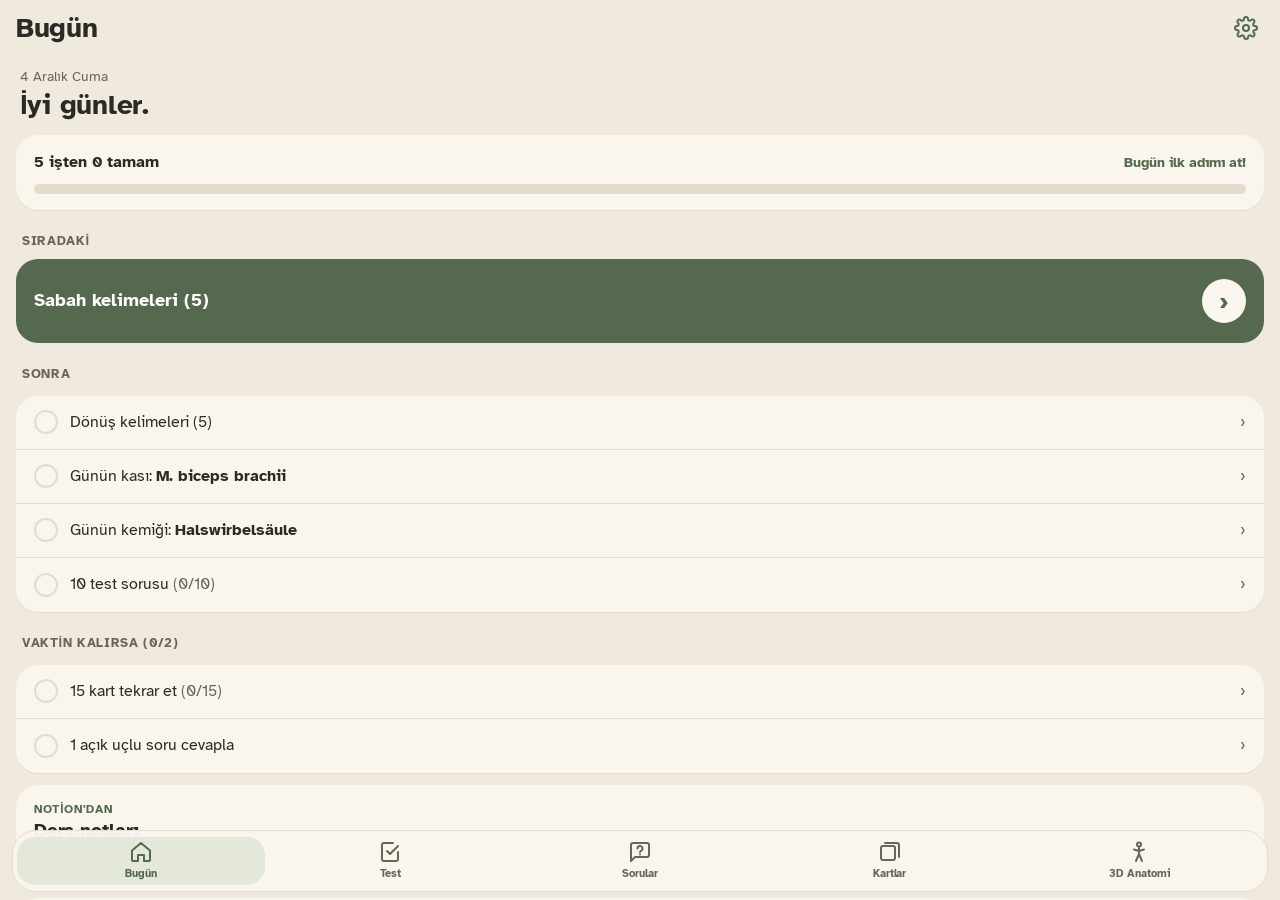
<file: index.html>
<!doctype html>
<html lang="tr">
<head>
  <meta charset="utf-8">
  <meta name="viewport" content="width=device-width, initial-scale=1, viewport-fit=cover">
  <meta http-equiv="Content-Security-Policy" content="default-src 'self'; script-src 'self' 'sha256-IMakL3k+yyH0KWQ4RUAc4AlYeCmgJV2nryHjf2/BaOg=' 'wasm-unsafe-eval'; worker-src 'self' blob:; connect-src 'self' https://api.notion.com; img-src 'self' data: blob:; style-src 'self' 'unsafe-inline'; object-src 'none'; base-uri 'none'; form-action 'none'">
  <meta name="referrer" content="no-referrer">
  <title>FizyoLern</title>
  <meta name="description" content="Günlük fizyoterapi çalışması: testler, açık uçlu sorular, kelime kartları ve 3D anatomi.">
  <meta name="theme-color" content="#efe9de" media="(prefers-color-scheme: light)">
  <meta name="theme-color" content="#1f1b18" media="(prefers-color-scheme: dark)">
  <meta name="apple-mobile-web-app-capable" content="yes">
  <meta name="mobile-web-app-capable" content="yes">
  <meta name="apple-mobile-web-app-status-bar-style" content="black-translucent">
  <meta name="apple-mobile-web-app-title" content="FizyoLern">
  <link rel="apple-touch-icon" href="icons/icon-180.png">
  <link rel="icon" type="image/png" href="icons/icon-192.png">
  <link rel="manifest" href="manifest.webmanifest">
  <link rel="stylesheet" href="css/style.css">
  <script type="importmap">
    { "imports": { "three": "./vendor/three.module.min.js" } }
  </script>
</head>
<body>
  <div id="app">
    <header class="topbar">
      <button class="icon-btn" id="backBtn" aria-label="Geri" data-i18n-aria="aria.back" hidden>
        <svg viewBox="0 0 24 24"><path d="M15 5l-7 7 7 7" /></svg>
      </button>
      <h1 id="title">Bugün</h1>
      <button class="icon-btn" id="settingsBtn" aria-label="Ayarlar" data-i18n-aria="route.ayarlar">
        <svg viewBox="0 0 24 24"><circle cx="12" cy="12" r="3" /><path d="M19.4 15a1.7 1.7 0 0 0 .3 1.8l.1.1a2 2 0 1 1-2.8 2.8l-.1-.1a1.7 1.7 0 0 0-1.8-.3 1.7 1.7 0 0 0-1 1.5V21a2 2 0 1 1-4 0v-.1a1.7 1.7 0 0 0-1.1-1.5 1.7 1.7 0 0 0-1.8.3l-.1.1a2 2 0 1 1-2.8-2.8l.1-.1a1.7 1.7 0 0 0 .3-1.8 1.7 1.7 0 0 0-1.5-1H3a2 2 0 1 1 0-4h.1a1.7 1.7 0 0 0 1.5-1.1 1.7 1.7 0 0 0-.3-1.8l-.1-.1a2 2 0 1 1 2.8-2.8l.1.1a1.7 1.7 0 0 0 1.8.3H9a1.7 1.7 0 0 0 1-1.5V3a2 2 0 1 1 4 0v.1a1.7 1.7 0 0 0 1 1.5 1.7 1.7 0 0 0 1.8-.3l.1-.1a2 2 0 1 1 2.8 2.8l-.1.1a1.7 1.7 0 0 0-.3 1.8V9a1.7 1.7 0 0 0 1.5 1H21a2 2 0 1 1 0 4h-.1a1.7 1.7 0 0 0-1.5 1z" /></svg>
      </button>
    </header>

    <main id="view"></main>

    <!-- 3D-Ansicht bleibt im DOM, damit der WebGL-Kontext erhalten bleibt -->
    <section id="view3d" hidden>
      <div id="canvas3d"></div>
      <div class="hud-top">
        <div class="search-wrap">
          <input id="search3d" type="search" placeholder="Kas, kemik, eklem ara…" data-i18n-placeholder="hud.search" autocomplete="off">
          <div id="searchResults" class="search-results" hidden></div>
        </div>
        <div class="chips">
          <button class="chip on" data-layer="bone" data-i18n="kind.bone">Kemik</button>
          <button class="chip on" data-layer="muscle" data-i18n="kind.muscle">Kas</button>
          <button class="chip" data-layer="joint" data-i18n="kind.joint">Eklem</button>
          <button class="chip" id="lmBtn" data-i18n="hud.points">Noktalar</button>
          <button class="chip" id="isolateBtn" data-i18n="hud.isolate">İzole</button>
          <button class="chip" id="pqBtn" data-i18n="pq.title">🎯 Noktayı bul</button>
          <button class="chip" id="layersBtn" data-i18n="hud.more">🎚 Katman</button>
        </div>
        <div class="hud-more" id="hudMore" hidden>
        <div class="chips depth-chips">
          <span class="depth-label" data-i18n="hud.layer">Katman</span>
          <button class="chip on" data-depth="1" data-i18n="hud.surface">Yüzey</button>
          <button class="chip" data-depth="2" data-i18n="hud.middle">Orta</button>
          <button class="chip" data-depth="3" data-i18n="hud.deep">Derin</button>
        </div>
        <label class="slider"><span data-i18n="hud.opacity">Kas opaklığı</span>
          <input id="opacity3d" type="range" min="0" max="1" step="0.05" value="1">
        </label>
        </div>
        <button class="chip focus-exit" id="focusExitBtn" data-i18n="hud.exit">← Tüm vücut</button>
      </div>
      <div class="hud-side">
        <button class="mini" data-view="front" data-i18n="hud.front">Ön</button>
        <button class="mini" data-view="back" data-i18n="hud.back">Arka</button>
        <button class="mini" data-view="left" data-i18n="hud.side">Yan</button>
        <button class="mini" id="resetView" aria-label="Görünümü sıfırla" data-i18n-aria="hud.reset">⟲</button>
      </div>
      <div id="sheet3d" class="sheet" hidden></div>
      <div id="hint3d" class="hint3d" data-i18n="h3d.hint">Döndürmek için sürükle · yakınlaştırmak için iki parmak · seçmek için dokun</div>
    </section>

    <nav class="tabbar">
      <a href="#/bugun" data-tab="bugun">
        <svg viewBox="0 0 24 24"><path d="M3 10.5L12 3l9 7.5V20a1 1 0 0 1-1 1h-5v-6H9v6H4a1 1 0 0 1-1-1z" /></svg>
        <span data-i18n="route.bugun">Bugün</span>
      </a>
      <a href="#/test" data-tab="test">
        <svg viewBox="0 0 24 24"><path d="M9 11l3 3 8-8" /><path d="M20 12v7a2 2 0 0 1-2 2H6a2 2 0 0 1-2-2V5a2 2 0 0 1 2-2h9" /></svg>
        <span data-i18n="route.test">Test</span>
      </a>
      <a href="#/sorular" data-tab="sorular">
        <svg viewBox="0 0 24 24"><path d="M21 15a2 2 0 0 1-2 2H7l-4 4V5a2 2 0 0 1 2-2h14a2 2 0 0 1 2 2z" /><path d="M9.5 8.5a2.5 2.5 0 1 1 3.5 2.3c-.6.3-1 .8-1 1.5" /><path d="M12 14.5h.01" /></svg>
        <span data-i18n="tab.sorular">Sorular</span>
      </a>
      <a href="#/sinav" data-tab="sinav" id="sinavTab" hidden>
        <svg viewBox="0 0 24 24"><circle cx="12" cy="12" r="9" /><circle cx="12" cy="12" r="5" /><circle cx="12" cy="12" r="1" /></svg>
        <span data-i18n="tab.sinav">Sınav</span>
      </a>
      <a href="#/kartlar" data-tab="kartlar">
        <svg viewBox="0 0 24 24"><rect x="3" y="6" width="14" height="14" rx="2" /><path d="M7 3h12a2 2 0 0 1 2 2v12" /></svg>
        <span data-i18n="route.kartlar">Kartlar</span>
      </a>
      <a href="#/3d" data-tab="3d">
        <svg viewBox="0 0 24 24"><circle cx="12" cy="4.5" r="2" /><path d="M12 7v7M7 9.5l5 1.5 5-1.5M9 21l3-7 3 7" /></svg>
        <span data-i18n="route.3d">3D Anatomi</span>
      </a>
    </nav>
  </div>

  <script type="module" src="js/app.js"></script>
</body>
</html>
</file>
<file: css/style.css>
/* Thema „Keten“: warmes Leinen, Salbeigrün als einziger Akzent, keine grellen Farben; gut lesbare Schrift (Atkinson Hyperlegible, OFL – fonts/OFL.txt) */
@font-face { font-family: 'Atkinson Hyperlegible'; font-style: normal; font-weight: 400; font-display: swap;
  src: url('../fonts/atkinson-hyperlegible-latin-400-normal.woff2') format('woff2'); unicode-range: U+0000-00FF,U+0131,U+0152-0153,U+02BB-02BC,U+02C6,U+02DA,U+02DC,U+0304,U+0308,U+0329,U+2000-206F,U+20AC,U+2122,U+2191,U+2193,U+2212,U+2215,U+FEFF,U+FFFD; }
@font-face { font-family: 'Atkinson Hyperlegible'; font-style: normal; font-weight: 400; font-display: swap;
  src: url('../fonts/atkinson-hyperlegible-latin-ext-400-normal.woff2') format('woff2'); unicode-range: U+0100-02BA,U+02BD-02C5,U+02C7-02CC,U+02CE-02D7,U+02DD-02FF,U+0304,U+0308,U+0329,U+1D00-1DBF,U+1E00-1E9F,U+1EF2-1EFF,U+2020,U+20A0-20AB,U+20AD-20C0,U+2113,U+2C60-2C7F,U+A720-A7FF; }
@font-face { font-family: 'Atkinson Hyperlegible'; font-style: normal; font-weight: 700; font-display: swap;
  src: url('../fonts/atkinson-hyperlegible-latin-700-normal.woff2') format('woff2'); unicode-range: U+0000-00FF,U+0131,U+0152-0153,U+02BB-02BC,U+02C6,U+02DA,U+02DC,U+0304,U+0308,U+0329,U+2000-206F,U+20AC,U+2122,U+2191,U+2193,U+2212,U+2215,U+FEFF,U+FFFD; }
@font-face { font-family: 'Atkinson Hyperlegible'; font-style: normal; font-weight: 700; font-display: swap;
  src: url('../fonts/atkinson-hyperlegible-latin-ext-700-normal.woff2') format('woff2'); unicode-range: U+0100-02BA,U+02BD-02C5,U+02C7-02CC,U+02CE-02D7,U+02DD-02FF,U+0304,U+0308,U+0329,U+1D00-1DBF,U+1E00-1E9F,U+1EF2-1EFF,U+2020,U+20A0-20AB,U+20AD-20C0,U+2113,U+2C60-2C7F,U+A720-A7FF; }

:root {
  --bg: #efe9de;
  --card: #faf6ee;
  --text: #2c2a25;
  --muted: #6a6558;
  --line: #e4ddcf;
  --accent: #55694e;
  --accent-soft: #e3e8da;
  --on-accent: #ffffff;
  --good: #4d6b4a;
  --good-soft: #e1e9d9;
  --bad: #9c4635;
  --bad-soft: #f3e0d6;
  --warn: #7d5a1a;
  --warn-soft: #f1e4c8;
  --muscle: #b8383b;
  --bone: #c9b48a;
  --joint: #4a78b0;
  --shadow: 0 1px 0 #e4ddcf;
  --tabbar-h: 76px;
  --safe-b: env(safe-area-inset-bottom, 0px);
  --safe-t: env(safe-area-inset-top, 0px);
  color-scheme: light dark;
}
/* dunkel: warmes Braun-Grau wie ein Zimmer bei Lampenlicht */
@media (prefers-color-scheme: dark) {
  :root {
    --bg: #1f1b18;
    --card: #2a2521;
    --text: #ece4d8;
    --muted: #b3a797;
    --line: #3a332c;
    --accent: #a9bd9a;
    --accent-soft: #343a2c;
    --on-accent: #1f1b18;
    --good: #a9c79a;
    --good-soft: #2f3a2a;
    --bad: #e39a85;
    --bad-soft: #40271f;
    --warn: #dfb878;
    --warn-soft: #3d3220;
    --joint: #86aede;
    --shadow: none;
  }
}

* { box-sizing: border-box; -webkit-tap-highlight-color: transparent; }
[hidden] { display: none !important; }
html, body { margin: 0; height: 100%; background: var(--bg); color: var(--text); }
body {
  font: 16px/1.45 "Atkinson Hyperlegible", -apple-system, BlinkMacSystemFont, "Segoe UI", Roboto, sans-serif;
  -webkit-font-smoothing: antialiased;
  overscroll-behavior: none;
}
button { font: inherit; color: inherit; }
#app { height: 100%; display: flex; flex-direction: column; }

/* ───── Kopfzeile ───── */
.topbar {
  display: flex; align-items: center; gap: 8px;
  padding: calc(var(--safe-t) + 8px) 16px 8px;
  background: color-mix(in srgb, var(--bg) 85%, transparent);
  backdrop-filter: blur(20px); -webkit-backdrop-filter: blur(20px);
  position: sticky; top: 0; z-index: 20;
}
.topbar h1 { flex: 1; margin: 0; font-size: 28px; font-weight: 700; letter-spacing: -.01em; }
.icon-btn { border: 0; background: none; padding: 6px; border-radius: 10px; display: grid; place-items: center; cursor: pointer; }
.icon-btn svg, .tabbar svg { width: 24px; height: 24px; fill: none; stroke: currentColor; stroke-width: 2; stroke-linecap: round; stroke-linejoin: round; }
.icon-btn { color: var(--accent); }

main#view {
  flex: 1; overflow-y: auto; -webkit-overflow-scrolling: touch;
  padding: 4px 16px calc(var(--tabbar-h) + var(--safe-b) + 24px);
}

/* ───── Tabbar ───── */
/* schwebende, abgerundete Leiste; der aktive Tab liegt auf einem weichen Salbei-Feld */
.tabbar {
  position: fixed; left: 12px; right: 12px; bottom: max(8px, calc(var(--safe-b) - 12px)); z-index: 30;
  display: flex; justify-content: space-around; gap: 2px;
  height: 62px; padding: 6px 4px;
  background: color-mix(in srgb, var(--card) 94%, transparent);
  backdrop-filter: blur(20px); -webkit-backdrop-filter: blur(20px);
  border: 1px solid var(--line); border-radius: 24px;
}
.tabbar a {
  flex: 1; min-width: 0; display: flex; flex-direction: column; align-items: center; justify-content: center; gap: 2px;
  color: var(--muted); text-decoration: none; font-size: 11px; font-weight: 700; letter-spacing: -.01em; border-radius: 18px;
}
.tabbar a span { white-space: nowrap; overflow: hidden; text-overflow: ellipsis; max-width: 100%; }
.tabbar a.active { color: var(--accent); background: var(--accent-soft); }
.tabbar a[hidden] { display: none; }
.list a.pr-now { box-shadow: inset 3px 0 0 var(--accent); }
.list .progress { margin-top: 6px; }

/* ───── Karten & Elemente ───── */
.card { background: var(--card); border-radius: 22px; padding: 16px 18px; margin: 12px 0; box-shadow: var(--shadow); }
.card h2 { margin: 0 0 4px; font-size: 19px; letter-spacing: -.01em; }
.card h3 { margin: 14px 0 4px; font-size: 13px; text-transform: uppercase; letter-spacing: .04em; color: var(--muted); }
.card p { margin: 6px 0; }
.eyebrow { font-size: 12px; font-weight: 700; text-transform: uppercase; letter-spacing: .06em; color: var(--accent); }
.muted { color: var(--muted); }
.small { font-size: 14px; }
.la { font-style: italic; color: var(--muted); }
.row { display: flex; gap: 8px; align-items: center; }
.row.wrap { flex-wrap: wrap; }
.spacer, .row .grow { flex: 1; }
.grid2 { display: grid; grid-template-columns: 1fr 1fr; gap: 10px; }

.btn {
  display: inline-flex; align-items: center; justify-content: center; gap: 6px;
  border: 0; border-radius: 16px; padding: 12px 16px; font-weight: 700; cursor: pointer;
  background: var(--accent); color: var(--on-accent); text-decoration: none; min-height: 44px;
}
.btn.block { width: 100%; }
.btn.ghost { background: var(--accent-soft); color: var(--accent); }
.btn.plain { background: var(--bg); color: var(--text); }
.btn.danger { background: var(--bad-soft); color: var(--bad); }
.btn:disabled { opacity: .45; }
.btn:active { transform: scale(.98); }

.chip, .mini {
  border: 1px solid var(--line); background: var(--card); color: var(--text);
  border-radius: 999px; padding: 6px 12px; font-size: 14px; font-weight: 600; cursor: pointer;
}
.chip.on { background: var(--accent); border-color: var(--accent); color: var(--on-accent); }
.chips { display: flex; gap: 6px; flex-wrap: wrap; }

.list { background: var(--card); border-radius: 22px; overflow: hidden; margin: 12px 0; box-shadow: var(--shadow); }
.list > * { display: flex; align-items: center; gap: 12px; padding: 14px 18px; min-height: 54px; border-bottom: 0.5px solid var(--line); text-decoration: none; color: inherit; background: none; border-left: 0; border-right: 0; border-top: 0; width: 100%; text-align: left; cursor: pointer; }
.list > *:last-child { border-bottom: 0; }
.list .grow { flex: 1; min-width: 0; }
.list .chev { color: var(--muted); }
.section-title { margin: 22px 6px 8px; font-size: 13px; font-weight: 700; text-transform: uppercase; letter-spacing: .05em; color: var(--muted); }

.badge { font-size: 12px; font-weight: 700; padding: 2px 8px; border-radius: 999px; background: var(--bg); color: var(--muted); white-space: nowrap; }
.badge.good { background: var(--good-soft); color: var(--good); }
.badge.bad { background: var(--bad-soft); color: var(--bad); }
.badge.warn { background: var(--warn-soft); color: var(--warn); }
.badge.muscle { background: color-mix(in srgb, var(--muscle) 18%, transparent); color: color-mix(in srgb, var(--muscle) 50%, var(--text)); }
.badge.bone { background: color-mix(in srgb, var(--bone) 30%, transparent); color: color-mix(in srgb, var(--bone) 35%, var(--text)); }
.badge.joint { background: color-mix(in srgb, var(--joint) 18%, transparent); color: color-mix(in srgb, var(--joint) 62%, var(--text)); }

/* ───── Heute ───── */
.hello { padding: 6px 4px 2px; }
.hello h2 { margin: 2px 0 0; font-size: 28px; line-height: 1.15; letter-spacing: -.01em; }
.prog-card { display: flex; flex-direction: column; gap: 10px; }
.bar { height: 10px; border-radius: 999px; background: var(--line); overflow: hidden; }
.bar > div { height: 100%; border-radius: 999px; background: var(--accent); transition: width .6s; }
.streak { font-size: 14px; font-weight: 700; color: var(--accent); }
/* „Sıradaki“: die eine Aufgabe, die jetzt dran ist */
.next { display: flex; align-items: center; gap: 14px; min-height: 84px; padding: 18px; margin: 0 0 12px; border-radius: 22px;
  background: var(--accent); color: var(--on-accent); text-decoration: none; font-size: 18px; font-weight: 700; line-height: 1.3; }
.next .grow { flex: 1; min-width: 0; }
.next .muted { color: inherit; opacity: .9; font-size: 14px; font-weight: 400; }
.next .go { flex: none; width: 44px; height: 44px; border-radius: 50%; background: var(--card); color: var(--accent); display: grid; place-items: center; font-size: 24px; }
.next:active { transform: scale(.99); }
.done-list { padding: 0 6px; }
.done-list a { display: flex; align-items: center; gap: 10px; min-height: 40px; color: var(--muted); text-decoration: none; font-size: 15px; }
.done-list .tick { color: var(--accent); font-weight: 700; }
.task { display: flex; align-items: center; gap: 12px; }
.check { width: 24px; height: 24px; border-radius: 50%; border: 2px solid var(--line); flex: none; display: grid; place-items: center; font-size: 12px; font-weight: 700; color: var(--muted); }
.check.done { background: var(--good); border-color: var(--good); font-size: 14px; color: var(--on-accent); }

.install { background: var(--warn-soft); color: var(--text); }

/* ───── Quiz ───── */
.progress { height: 6px; background: var(--line); border-radius: 3px; overflow: hidden; margin: 6px 0 14px; }
.progress > div { height: 100%; background: var(--accent); transition: width .3s; }
.question { font-size: 19px; font-weight: 700; line-height: 1.35; margin: 4px 0 14px; }
.opt {
  display: block; width: 100%; text-align: left; padding: 14px 16px; margin: 8px 0;
  border-radius: 14px; border: 1.5px solid var(--line); background: var(--card); cursor: pointer; font-size: 15.5px; line-height: 1.35;
}
.opt.correct { border-color: var(--good); background: var(--good-soft); }
.opt.wrong { border-color: var(--bad); background: var(--bad-soft); }
.opt:disabled { cursor: default; color: var(--text); opacity: 1; }
.explain { border-left: 3px solid var(--accent); padding: 8px 12px; background: var(--accent-soft); border-radius: 0 10px 10px 0; margin: 12px 0; font-size: 15px; }
.score { font-size: 48px; font-weight: 800; text-align: center; margin: 8px 0; }

/* ───── Offene Fragen ───── */
textarea {
  width: 100%; min-height: 160px; border-radius: 14px; border: 1.5px solid var(--line); background: var(--card);
  color: var(--text); font: inherit; padding: 12px; resize: vertical;
}
input[type=checkbox] { width: 20px; height: 20px; flex: none; accent-color: var(--accent); }
input[type=text], input[type=search], input[type=number], input[type=password] {
  width: 100%; border-radius: 12px; border: 1.5px solid var(--line); background: var(--card); color: var(--text);
  font: inherit; font-size: 16px; padding: 10px 12px;
}
.kw { display: inline-block; margin: 3px 4px 3px 0; padding: 3px 9px; border-radius: 999px; font-size: 13px; font-weight: 650; }
.kw.hit { background: var(--good-soft); color: var(--good); }
.kw.miss { background: var(--bad-soft); color: var(--bad); }

/* ───── Karteikarten ───── */
.flash {
  perspective: 1200px; height: 300px; margin: 14px 0; cursor: pointer;
}
.flash-inner { position: relative; width: 100%; height: 100%; transition: transform .45s; transform-style: preserve-3d; }
.flash.flipped .flash-inner { transform: rotateY(180deg); }
.face {
  position: absolute; inset: 0; backface-visibility: hidden; -webkit-backface-visibility: hidden;
  background: var(--card); border-radius: 20px; box-shadow: var(--shadow); padding: 22px;
  display: flex; flex-direction: column; align-items: center; justify-content: center; text-align: center; overflow-y: auto;
}
.face.back { transform: rotateY(180deg); }
.face .big { font-size: 26px; font-weight: 800; letter-spacing: -.01em; }
.face .sub { color: var(--muted); margin-top: 8px; font-size: 15px; }
.face .tag { position: absolute; top: 14px; left: 16px; }
.face .detail { text-align: left; font-size: 13.5px; width: 100%; }
/* Ters kartlar: lange Muskellisten oben beginnen (zentriert würde der Anfang beim Scrollen abgeschnitten) */
.face.back.multi { justify-content: flex-start; }
.rv-list { margin: 8px 0; padding-left: 20px; line-height: 1.45; }
.rv-pick { display: flex; flex-wrap: wrap; gap: 6px; margin-bottom: 10px; }
.rate { display: grid; grid-template-columns: repeat(4, 1fr); gap: 8px; }
.rate button { border: 0; border-radius: 12px; padding: 10px 4px; font-weight: 700; font-size: 14px; cursor: pointer; }
.rate small { display: block; font-weight: 500; font-size: 11px; opacity: .75; }
.r0 { background: var(--bad-soft); color: var(--bad); }
.r1 { background: var(--warn-soft); color: var(--warn); }
.r2 { background: var(--good-soft); color: var(--good); }
.r3 { background: var(--accent-soft); color: var(--accent); }

/* ───── Lektion ───── */
.facts dt { font-size: 12px; font-weight: 700; text-transform: uppercase; letter-spacing: .05em; color: var(--muted); margin-top: 12px; }
.facts dd { margin: 2px 0 0; }
.tr-box { background: var(--accent-soft); border-radius: 12px; padding: 10px 12px; margin-top: 12px; }
.klinik { background: var(--warn-soft); border-radius: 12px; padding: 10px 12px; margin-top: 12px; }

/* ───── 3D ───── */
#view3d { position: fixed; inset: 0; bottom: calc(var(--tabbar-h) + var(--safe-b)); top: calc(var(--safe-t) + 56px); z-index: 10;
  background: radial-gradient(ellipse at 50% 35%, color-mix(in srgb, var(--card) 100%, transparent), var(--bg) 75%); }
#canvas3d { position: absolute; inset: 0; touch-action: none; }
#canvas3d canvas { display: block; }
.hud-top { position: absolute; top: 4px; left: 12px; right: 12px; display: flex; flex-direction: column; gap: 8px; pointer-events: none; }
.hud-top > * { pointer-events: auto; }
.search-wrap { position: relative; }
.search-results { position: absolute; top: 46px; left: 0; right: 0; max-height: 45vh; overflow-y: auto; z-index: 5; margin: 0; }
.slider { font-size: 12px; font-weight: 600; color: var(--muted); display: flex; align-items: center; gap: 8px; align-self: flex-start;
  background: color-mix(in srgb, var(--card) 85%, transparent); padding: 4px 10px; border-radius: 999px; }
.slider input { width: 110px; accent-color: var(--accent); }
.hud-side { position: absolute; right: 12px; top: 150px; display: flex; flex-direction: column; gap: 6px; }
.mini { padding: 6px 10px; font-size: 13px; background: color-mix(in srgb, var(--card) 88%, transparent); }
.hint3d { position: absolute; bottom: 10px; left: 0; right: 0; text-align: center; font-size: 12px; color: var(--muted); pointer-events: none; padding: 0 16px; }
.sheet {
  position: absolute; left: 8px; right: 8px; bottom: 8px; max-height: 52%; overflow-y: auto; z-index: 6;
  background: var(--card); border-radius: 18px; padding: 14px 16px; box-shadow: 0 8px 30px rgba(0, 0, 0, .25);
}
.sheet .close { position: absolute; top: 8px; right: 10px; border: 0; background: var(--bg); border-radius: 50%; width: 30px; height: 30px; cursor: pointer; }
.sheet.collapsed .more { display: none; }

.empty { text-align: center; color: var(--muted); padding: 40px 0; }
.toast { position: fixed; left: 50%; bottom: calc(var(--tabbar-h) + var(--safe-b) + 16px); transform: translateX(-50%);
  background: var(--text); color: var(--bg); padding: 10px 16px; border-radius: 999px; font-weight: 600; font-size: 14px; z-index: 50; }

/* ───── 3D: Schichten, Fokusmodus, Beschriftungen ───── */
.depth-chips { align-items: center; }
.depth-label { font-size: 12px; font-weight: 700; color: var(--muted); margin-right: 2px; }
.hud-more { display: flex; flex-direction: column; gap: 8px; }
.hud-more[hidden] { display: none; }
body.focus3d .hud-more { display: none; }
/* zugeklappte Karten auf „Bugün“ (Muskel/Knochen des Tages) */
details.fold > summary { list-style: none; gap: 10px; }
details.fold > summary .grow { flex: 1; min-width: 0; }
details.fold > summary::-webkit-details-marker { display: none; }
details.fold > summary .chev { transition: transform .2s; color: var(--muted); font-size: 20px; }
details.fold[open] > summary .chev { transform: rotate(90deg); }
.focus-exit { display: none; align-self: flex-start; }
body.focus3d .focus-exit { display: inline-block; }
body.focus3d .hud-top .chips, body.focus3d .hud-top .slider, body.focus3d .search-wrap { display: none; }
.dot { display: inline-block; width: 10px; height: 10px; border-radius: 50%; margin-right: 6px; vertical-align: -1px; }
.part-chip.on { background: var(--card); color: var(--text); border-color: var(--accent); box-shadow: 0 0 0 2px var(--accent) inset; }
.labels3d { position: absolute; inset: 0; pointer-events: none; overflow: hidden; }
.lbl3d { position: absolute; left: 0; top: 0; white-space: nowrap; font-size: 11px; font-weight: 700; padding: 2px 7px; border-radius: 999px;
  background: rgba(0, 0, 0, .65); color: #fff; }
.lbl3d.lbl-o { background: #16a34a; }
.lbl3d.lbl-i { background: #2563eb; }
.lbl3d.lbl-part { background: rgba(255, 255, 255, .85); color: #111; }
.lbl3d.lbl-active { outline: 2px solid var(--accent); }

/* ───── Günün kelimeleri ───── */
.big-word { font-size: 26px; font-weight: 800; letter-spacing: -.01em; line-height: 1.3; }

/* ───── Dönüş yolu: Lesemodus ───── */
.read-card { font-size: 18px; line-height: 1.5; }
.read-card .muted { font-size: 15px; margin-top: 6px; }

/* Lücke im Lückentext: nicht umbrechen, unterstrichenes Kästchen */
.gap { display: inline-block; min-width: 3.4em; height: 1.05em; vertical-align: -0.15em; border-bottom: 2.5px solid var(--accent);
  background: color-mix(in srgb, var(--accent) 12%, transparent); border-radius: 4px 4px 0 0; white-space: nowrap; }

/* ───── Knochenpunkte, Achsen, Schritt-für-Schritt-Ansicht ───── */
.lbl3d.lbl-lm { background: #9333ea; }
.lbl3d.lbl-lig { background: #0f9488; }
.lbl3d.lbl-part { background: #e8dcc2; color: #3b3326; }
.lbl3d.lbl-via { background: #d97706; }
.lbl3d.lbl-axis { color: #fff; }
.badge.ligament { background: color-mix(in srgb, #0f9488 18%, transparent); color: color-mix(in srgb, #0f9488 62%, var(--text)); }
.badge.landmark { background: color-mix(in srgb, #9333ea 18%, transparent); color: color-mix(in srgb, #9333ea 62%, var(--text)); }
.stepper { display: flex; align-items: center; gap: 8px; margin: -2px 30px 8px 0; }
.stepper .count { flex: 1; text-align: center; font-weight: 700; font-size: 13px; }
.stepper .chip:disabled { opacity: .35; }
.legend { display: grid; gap: 6px; margin-top: 10px; }
.legend button { display: flex; align-items: center; gap: 4px; text-align: left; background: none; border: 0; padding: 4px 0; color: var(--text); font: inherit; font-size: 14px; }
.sheet.pq-end { max-height: 72%; }
.pq-fb { margin-top: 8px; padding: 8px 10px; border-radius: 12px; font-size: 14px; }
.pq-fb.ok { background: var(--good-soft); color: var(--good); }
.pq-fb.bad { background: var(--bad-soft); color: var(--bad); }
.pq-fb.ok .muted { color: inherit; opacity: .8; }
.lm-list { display: flex; flex-wrap: wrap; gap: 6px; margin-top: 6px; }
/* ───── Sınav geri sayımı + Deneme sınavı ───── */
.exam-card.soon { border: 2px solid var(--warn); }
.exam-card h2 { margin: 2px 0; }
.list > button { font: inherit; color: var(--text); }
.mock-head { position: sticky; top: 0; z-index: 2; background: var(--bg); padding: 4px 0; }
.mock-timer { font-weight: 800; font-variant-numeric: tabular-nums; font-size: 17px; }
.mock-timer.low { color: var(--bad); }
.mock-nav { display: grid; grid-template-columns: repeat(9, 1fr); gap: 5px; margin-top: 6px; }
.mock-nav button { aspect-ratio: 1; min-width: 0; border-radius: 9px; border: 1.5px solid var(--line); background: var(--card); color: var(--text); font: inherit; font-size: 13px; font-weight: 700; padding: 0; cursor: pointer; }
.mock-nav button.open { border-style: dashed; }
.mock-nav button.done { background: var(--accent-soft); border-color: var(--accent); }
.mock-nav button.on { outline: 2.5px solid var(--accent); outline-offset: 1px; }
.opt.picked { border-color: var(--accent); background: var(--accent-soft); color: var(--text); }
.mock-topic { margin: 8px 0; }
.mock-topic .progress { margin: 4px 0 0; }

/* Sözlü sınav + 🔊 Aussprache */
.say-btn { display: inline-flex; align-items: center; justify-content: center; width: 32px; height: 32px; min-width: 32px; padding: 0; margin-left: 4px;
  border: 0; border-radius: 999px; background: var(--accent-soft); font-size: 15px; line-height: 1; vertical-align: middle; cursor: pointer; }
.say-btn.off { opacity: .4; }
.face .say-btn { margin: 10px auto 0; }
.examiner { background: var(--card); border-radius: 16px; padding: 14px; margin: 10px 0; border-left: 4px solid var(--accent); }
.examiner-who { font-weight: 750; font-size: 14px; color: var(--muted); }
.examiner-q { font-size: 18px; font-weight: 650; margin-top: 6px; line-height: 1.4; }
.kw.half { background: var(--warn-soft); color: var(--warn); }
.btn.rec { background: var(--bad-soft); color: var(--bad); animation: recPulse 1.2s ease-in-out infinite; }
@keyframes recPulse { 50% { opacity: .65; } }

/* ───── Vaka çalışması (Befund-Trainer) ───── */
.case-steps { display: flex; gap: 4px; margin: 4px 0 2px; }
.case-steps span { flex: 1; min-width: 0; text-align: center; font-size: 11px; font-weight: 700; padding: 5px 2px; border-radius: 8px;
  background: var(--card); color: var(--muted); white-space: nowrap; overflow: hidden; text-overflow: ellipsis; }
.case-steps span.done { background: var(--accent-soft); color: var(--accent); }
.case-steps span.on { background: var(--accent); color: var(--on-accent); }
.case-text { line-height: 1.5; }
.card details, details.card { cursor: default; }
details.card > summary { cursor: pointer; list-style-position: inside; }
details.card[open] > summary { margin-bottom: 6px; }
.finding ul { margin: 8px 0 4px; padding-left: 20px; }
.finding li { margin: 3px 0; }
.case-ta { min-height: 84px; margin-top: 6px; font-size: 16px; }
.case-mine { margin: 8px 0 0; padding: 8px 10px; border-radius: 10px; background: var(--bg); white-space: pre-wrap; }

/* Landmark-Quiz: Ansicht-Knöpfe verdecken sonst Punkte am Rand */
body.pq3d .hud-side { display: none; }
/* Mindestgröße für Fingerziele (≈ 40 px) */
.say-btn { min-width: 40px; min-height: 40px; }
.close { min-width: 40px; min-height: 40px; }
details > summary { min-height: 40px; display: flex; align-items: center; }
.say-btn { width: 40px; height: 40px; flex-shrink: 0; }

/* Checkliste (Lernziele): Abschnitte aufklappbar, 4 Stufen je Ziel, Fingerziele ≥ 40 px */
.ck-link { text-decoration: none; color: inherit; margin: 6px 0; padding: 12px 16px; }
.ck-bar { height: 8px; border-radius: 999px; background: var(--bg); overflow: hidden; margin: 10px 0 6px; }
.ck-bar > div { height: 100%; background: var(--accent); }
details.ck-sec { background: var(--card); border-radius: 14px; margin: 12px 0; box-shadow: var(--shadow); overflow: hidden; }
details.ck-sec > summary { gap: 10px; padding: 12px 16px; cursor: pointer; font-weight: 700; list-style: none; }
details.ck-sec > summary::-webkit-details-marker { display: none; }
details.ck-sec > summary::before { content: '›'; color: var(--muted); transition: transform .2s; }
details.ck-sec[open] > summary::before { transform: rotate(90deg); }
.ck-item { border-top: 0.5px solid var(--line); padding: 10px 12px 12px 16px; }
.ck-item.todo .ck-text > span[lang] { opacity: .55; }
.ck-text { display: block; width: 100%; text-align: left; background: none; border: 0; padding: 4px 0; color: inherit; font: inherit; cursor: pointer; min-height: 40px; }
.ck-meta { display: flex; flex-wrap: wrap; gap: 6px 10px; align-items: center; margin-top: 6px; }
.ck-rate { display: grid; grid-template-columns: repeat(4, 1fr); gap: 6px; margin-top: 8px; }
.ck-lv { min-height: 42px; border-radius: 12px; border: 1px solid var(--line); background: var(--bg); font-size: 22px; cursor: pointer; filter: grayscale(.6); opacity: .75; }
.ck-lv.on { border-color: var(--accent); background: var(--accent-soft); filter: none; opacity: 1; box-shadow: 0 0 0 2px var(--accent) inset; }
.ck-more { margin-top: 10px; display: grid; gap: 8px; }
/* Quiz: Punkt liegt hinter dem Knochen */
.lbl3d.lbl-behind { opacity: .45; }

/* ───── Kurs-Modus (js/kurs.js): nur auf #/kurs ───── */
.kform label { display: block; margin: 10px 0 4px; }
.kform textarea { min-height: 70px; }
.kform select, .kform input[type=url] {
  width: 100%; border-radius: 12px; border: 1.5px solid var(--line); background: var(--card); color: var(--text);
  font: inherit; font-size: 16px; padding: 10px 12px;
}
</file>
